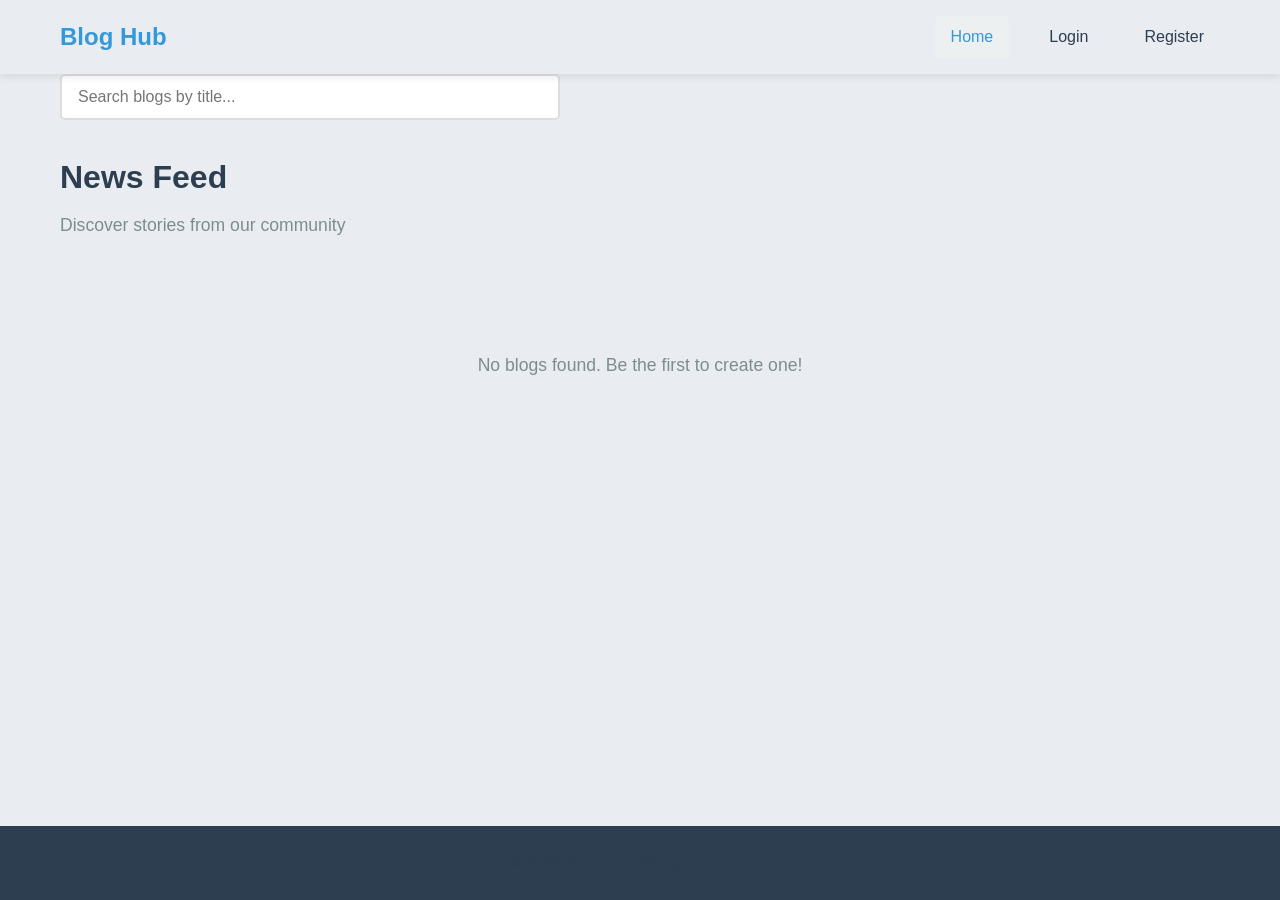
<file: index.html>
<!DOCTYPE html>
<html lang="en">
<head>
    <meta charset="UTF-8">
    <meta name="viewport" content="width=device-width, initial-scale=1.0">
    <title>Blog Hub - News Feed</title>
    <link rel="stylesheet" href="style.css">
</head>
<body>
    <!-- Navigation Bar -->
    <nav class="navbar">
        <div class="container">
            <div class="nav-brand">
                <h1>Blog Hub</h1>
            </div>
            <div class="nav-menu" id="navMenu">
                <a href="index.html" class="nav-link active">Home</a>
                <a href="create-blog.html" class="nav-link" id="createBlogLink" style="display: none;">Create Blog</a>
                <a href="dashboard.html" class="nav-link" id="dashboardLink" style="display: none;">My Blogs</a>
                <a href="login.html" class="nav-link" id="loginLink">Login</a>
                <a href="register.html" class="nav-link" id="registerLink">Register</a>
                <span class="nav-link" id="userName" style="display: none;"></span>
                <button class="btn btn-secondary" id="logoutBtn" style="display: none;">Logout</button>
            </div>
            <button class="nav-toggle" id="navToggle">
                <span></span>
                <span></span>
                <span></span>
            </button>
        </div>
    </nav>

    <!-- Main Content -->
    <main class="container">
        <!-- Search Bar -->
        <section class="search-section">
            <input type="text" id="searchInput" class="search-input" placeholder="Search blogs by title...">
        </section>

        <!-- News Feed Header -->
        <section class="feed-header">
            <h2> News Feed</h2>
            <p class="subtitle">Discover stories from our community</p>
        </section>

        <!-- Blogs Container -->
        <div id="blogsContainer" class="blogs-container">
            <!-- Blogs will be dynamically loaded here -->
            <div class="loading">Loading blogs...</div>
        </div>

        <!-- No Results Message -->
        <div id="noResults" class="no-results" style="display: none;">
            <p>No blogs found. Be the first to create one!</p>
        </div>
    </main>

    <!-- Footer -->
    <footer class="footer">
        <div class="container">
            <p>&copy; 2024 Blog Hub. All rights reserved.</p>
        </div>
    </footer>

    <script src="auth.js"></script>
    <script src="blog.js"></script>
    <script src="app.js"></script>
    <script>
        // Initialize page
        document.addEventListener('DOMContentLoaded', () => {
            app.initNavigation();
            blog.displayAllBlogs();
            
            // Search functionality
            const searchInput = document.getElementById('searchInput');
            searchInput.addEventListener('input', (e) => {
                blog.displayAllBlogs(e.target.value);
            });
        });
    </script>
</body>
</html>
</file>
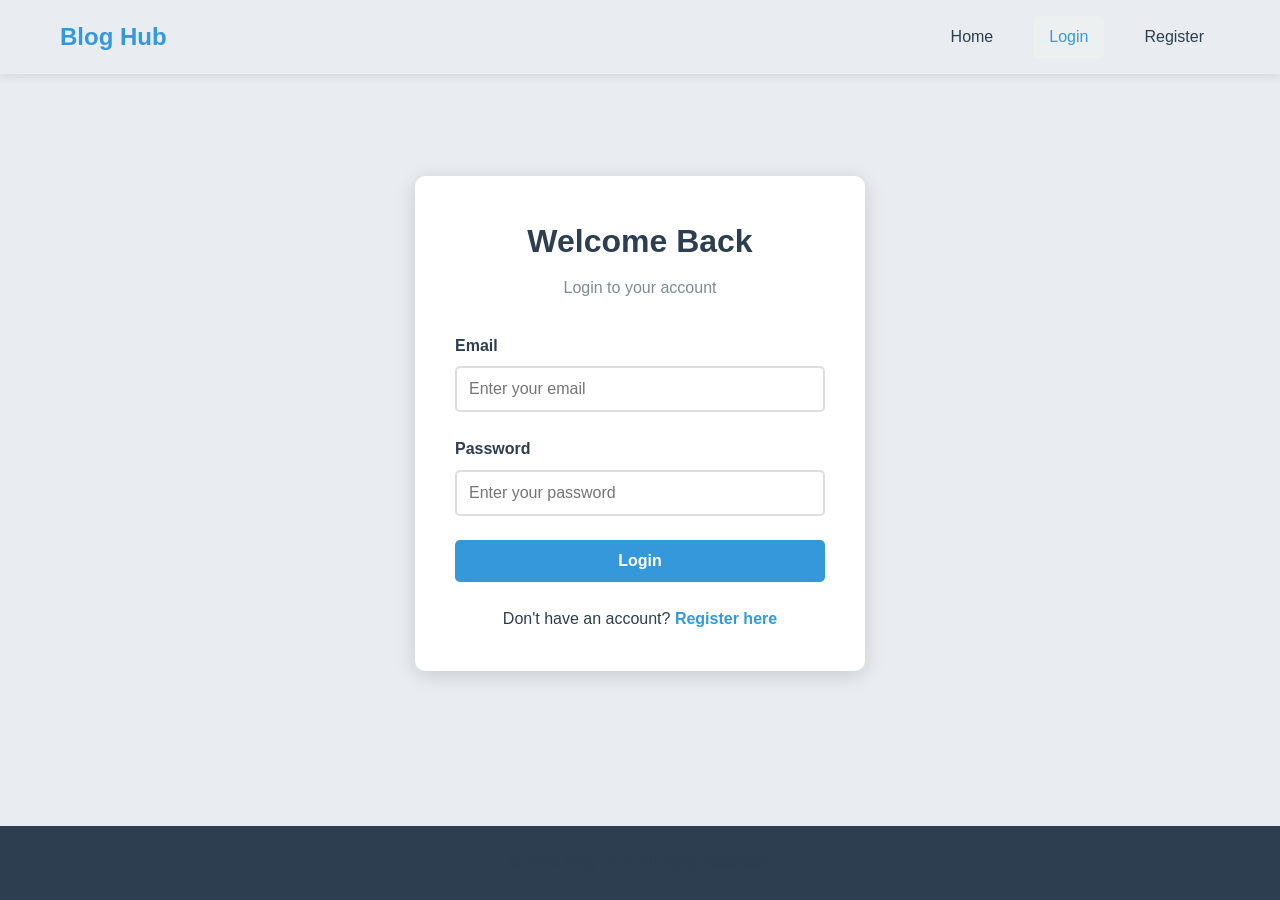
<file: create-blog.html>
<!DOCTYPE html>
<html lang="en">
<head>
    <meta charset="UTF-8">
    <meta name="viewport" content="width=device-width, initial-scale=1.0">
    <title>Create Blog - Blog Hub</title>
    <link rel="stylesheet" href="style.css">
</head>
<body>
    <!-- Navigation Bar -->
    <nav class="navbar">
        <div class="container">
            <div class="nav-brand">
                <h1>Blog Hub</h1>
            </div>
            <div class="nav-menu" id="navMenu">
                <a href="index.html" class="nav-link">Home</a>
                <a href="create-blog.html" class="nav-link active">Create Blog</a>
                <a href="dashboard.html" class="nav-link">My Blogs</a>
                <span class="nav-link" id="userName" style="display: none;"></span>
                <button class="btn btn-secondary" id="logoutBtn" style="display: none;">Logout</button>
            </div>
            <button class="nav-toggle" id="navToggle">
                <span></span>
                <span></span>
                <span></span>
            </button>
        </div>
    </nav>

    <!-- Main Content -->
    <main class="container">
        <div class="blog-form-container">
            <div class="blog-form-card">
                <h2>Create New Blog Post</h2>
                <p class="subtitle">Share your thoughts with the world</p>

                <form id="createBlogForm" class="blog-form">
                    <div class="form-group">
                        <label for="blogTitle">Title <span class="required">*</span></label>
                        <input type="text" id="blogTitle" class="form-control" required placeholder="Enter blog title">
                        <span class="error-message" id="blogTitleError"></span>
                    </div>

                    <div class="form-group">
                        <label for="blogContent">Content <span class="required">*</span></label>
                        <textarea id="blogContent" class="form-control" rows="12" required placeholder="Write your blog content here..."></textarea>
                        <div class="char-counter">
                            <span id="contentCharCount">0</span> / 10000 characters
                        </div>
                        <span class="error-message" id="blogContentError"></span>
                    </div>

                    <div class="form-group">
                        <label for="blogImageUrl">Image URL (Optional)</label>
                        <input type="url" id="blogImageUrl" class="form-control" placeholder="https://example.com/image.jpg">
                        <span class="form-hint">Enter a valid image URL</span>
                        <span class="error-message" id="blogImageUrlError"></span>
                    </div>

                    <div class="form-actions">
                        <button type="button" class="btn btn-secondary" onclick="window.location.href='index.html'">Cancel</button>
                        <button type="submit" class="btn btn-primary">Publish Blog</button>
                    </div>
                </form>
            </div>
        </div>
    </main>

    <!-- Footer -->
    <footer class="footer">
        <div class="container">
            <p>&copy; 2024 Blog Hub. All rights reserved.</p>
        </div>
    </footer>

    <script src="auth.js"></script>
    <script src="blog.js"></script>
    <script src="app.js"></script>
    <script>
        document.addEventListener('DOMContentLoaded', () => {
            // Check authentication
            if (!auth.isLoggedIn()) {
                alert('Please login to create a blog');
                window.location.href = 'login.html';
                return;
            }

            app.initNavigation();

            // Character counter for content
            const contentTextarea = document.getElementById('blogContent');
            const charCount = document.getElementById('contentCharCount');
            
            contentTextarea.addEventListener('input', () => {
                const count = contentTextarea.value.length;
                charCount.textContent = count;
                
                if (count > 10000) {
                    charCount.style.color = '#e74c3c';
                } else {
                    charCount.style.color = '#7f8c8d';
                }
            });

            // Form submission
            const createBlogForm = document.getElementById('createBlogForm');
            createBlogForm.addEventListener('submit', (e) => {
                e.preventDefault();
                
                const title = document.getElementById('blogTitle').value.trim();
                const content = document.getElementById('blogContent').value.trim();
                const imageUrl = document.getElementById('blogImageUrl').value.trim();
                
                // Get error elements
                const titleError = document.getElementById('blogTitleError');
                const contentError = document.getElementById('blogContentError');
                const imageUrlError = document.getElementById('blogImageUrlError');
                
                // Clear previous errors
                titleError.textContent = '';
                contentError.textContent = '';
                imageUrlError.textContent = '';
                
                // Validation
                let isValid = true;
                
                if (!title) {
                    titleError.textContent = 'Title is required';
                    isValid = false;
                } else if (title.length < 3) {
                    titleError.textContent = 'Title must be at least 3 characters';
                    isValid = false;
                } else if (title.length > 200) {
                    titleError.textContent = 'Title must be less than 200 characters';
                    isValid = false;
                }
                
                if (!content) {
                    contentError.textContent = 'Content is required';
                    isValid = false;
                } else if (content.length < 50) {
                    contentError.textContent = 'Content must be at least 50 characters';
                    isValid = false;
                } else if (content.length > 10000) {
                    contentError.textContent = 'Content must be less than 10000 characters';
                    isValid = false;
                }
                
                if (imageUrl && !isValidUrl(imageUrl)) {
                    imageUrlError.textContent = 'Please enter a valid URL';
                    isValid = false;
                }
                
                if (isValid) {
                    const result = blog.createBlog(title, content, imageUrl);
                    if (result.success) {
                        alert('Blog created successfully!');
                        window.location.href = 'index.html';
                    } else {
                        alert('Error: ' + result.message);
                    }
                }
            });

            function isValidUrl(string) {
                try {
                    new URL(string);
                    return true;
                } catch (_) {
                    return false;
                }
            }
        });
    </script>
</body>
</html>
</file>
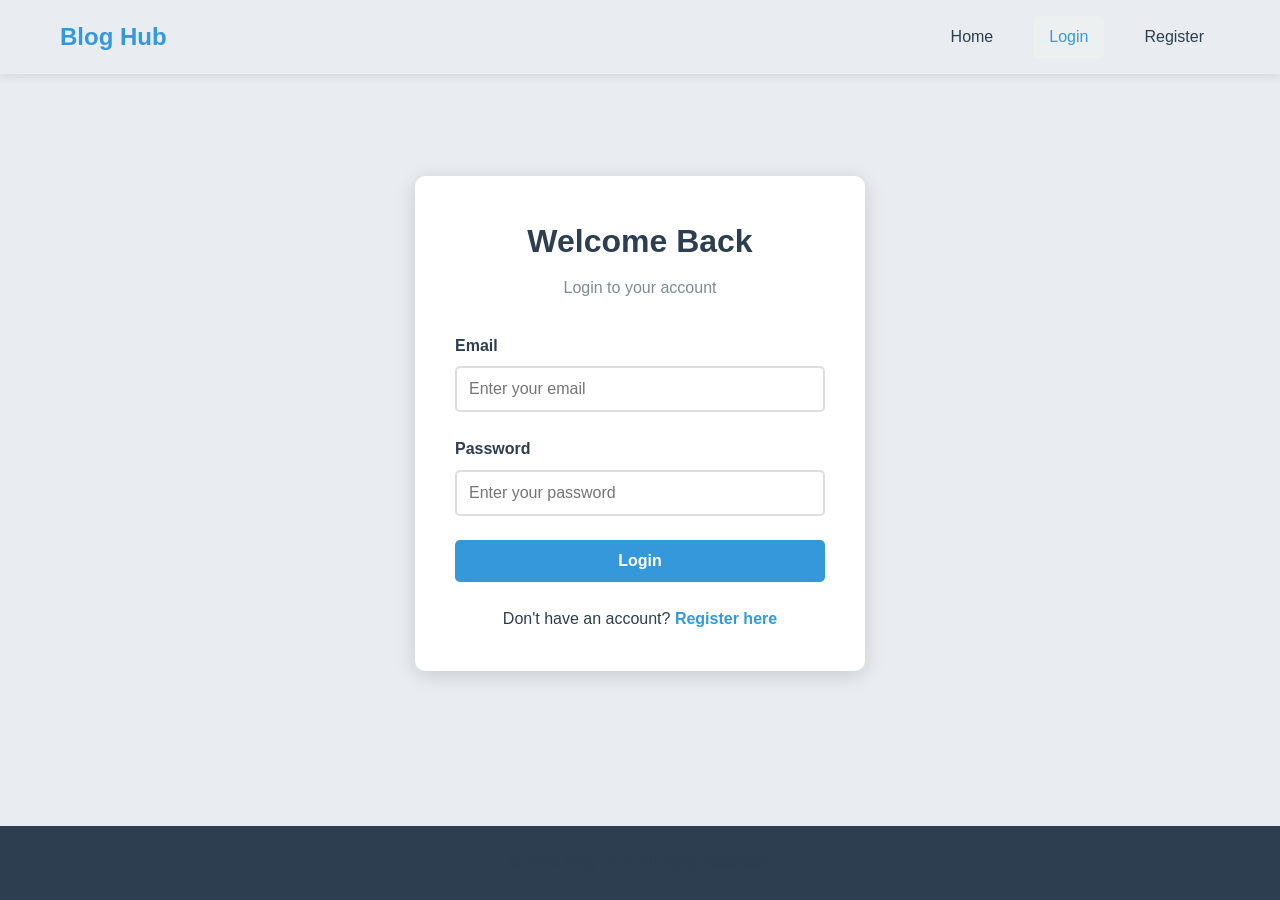
<file: dashboard.html>
<!DOCTYPE html>
<html lang="en">
<head>
    <meta charset="UTF-8">
    <meta name="viewport" content="width=device-width, initial-scale=1.0">
    <title>My Blogs - Blog Hub</title>
    <link rel="stylesheet" href="style.css">
</head>
<body>
    <!-- Navigation Bar -->
    <nav class="navbar">
        <div class="container">
            <div class="nav-brand">
                <h1>Blog Hub</h1>
            </div>
            <div class="nav-menu" id="navMenu">
                <a href="index.html" class="nav-link">Home</a>
                <a href="create-blog.html" class="nav-link">Create Blog</a>
                <a href="dashboard.html" class="nav-link active">My Blogs</a>
                <span class="nav-link" id="userName" style="display: none;"></span>
                <button class="btn btn-secondary" id="logoutBtn" style="display: none;">Logout</button>
            </div>
            <button class="nav-toggle" id="navToggle">
                <span></span>
                <span></span>
                <span></span>
            </button>
        </div>
    </nav>

    <!-- Main Content -->
    <main class="container">
        <section class="feed-header">
            <h2>My Blogs</h2>
            <p class="subtitle">Manage your blog posts</p>
        </section>

        <!-- User's Blogs Container -->
        <div id="myBlogsContainer" class="blogs-container">
            <!-- User's blogs will be dynamically loaded here -->
            <div class="loading">Loading your blogs...</div>
        </div>

        <!-- No Blogs Message -->
        <div id="noBlogsMessage" class="no-results" style="display: none;">
            <p>You haven't created any blogs yet.</p>
            <a href="create-blog.html" class="btn btn-primary">Create Your First Blog</a>
        </div>
    </main>

    <!-- Footer -->
    <footer class="footer">
        <div class="container">
            <p>&copy; 2024 Blog Hub. All rights reserved.</p>
        </div>
    </footer>

    <script src="auth.js"></script>
    <script src="blog.js"></script>
    <script src="app.js"></script>
    <script>
        document.addEventListener('DOMContentLoaded', () => {
            // Check authentication
            if (!auth.isLoggedIn()) {
                alert('Please login to view your blogs');
                window.location.href = 'login.html';
                return;
            }

            app.initNavigation();
            blog.displayUserBlogs();
        });
    </script>
</body>
</html>
</file>
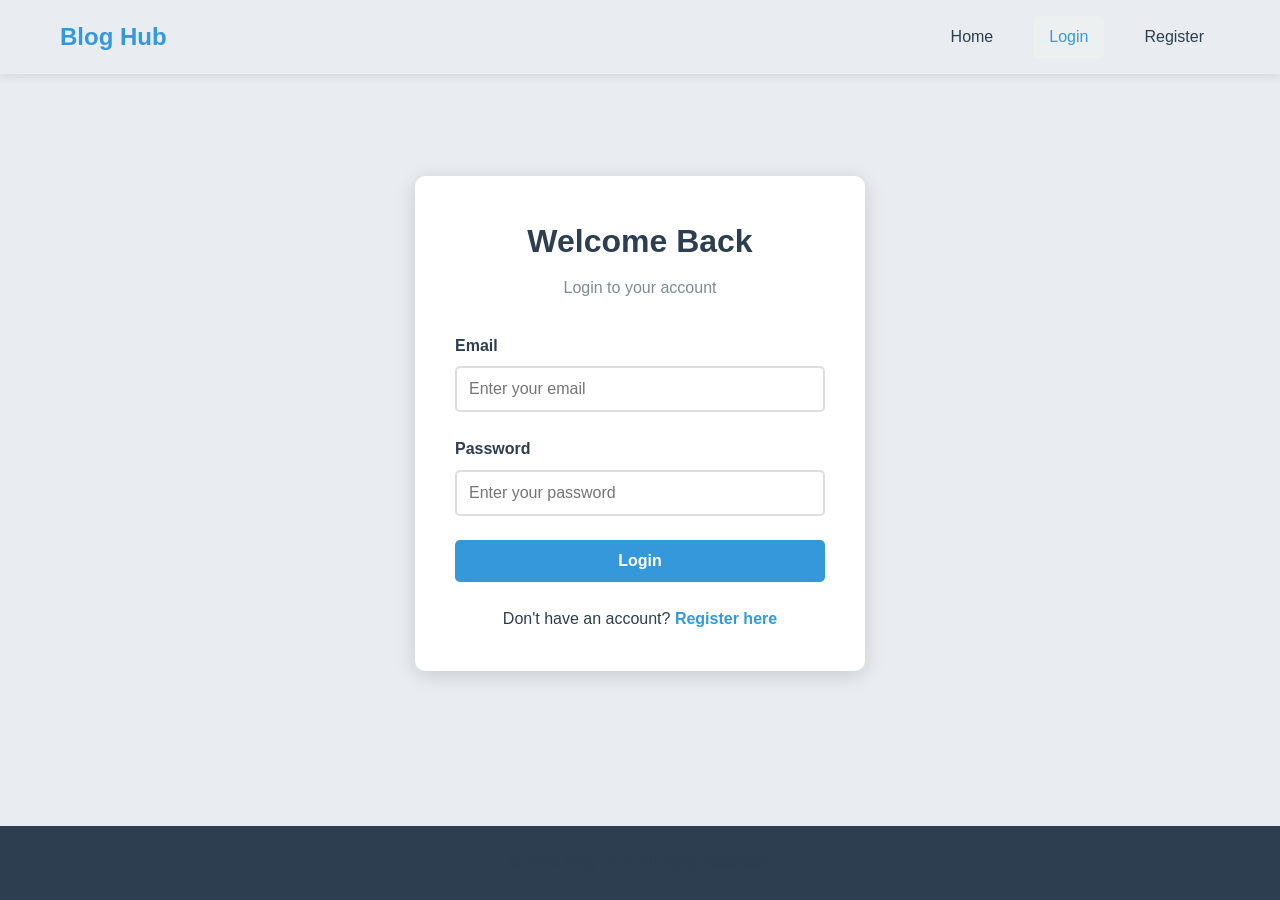
<file: login.html>
<!DOCTYPE html>
<html lang="en">
<head>
    <meta charset="UTF-8">
    <meta name="viewport" content="width=device-width, initial-scale=1.0">
    <title>Login - Blog Hub</title>
    <link rel="stylesheet" href="style.css">
</head>
<body>
    <!-- Navigation Bar -->
    <nav class="navbar">
        <div class="container">
            <div class="nav-brand">
                <h1>Blog Hub</h1>
            </div>
            <div class="nav-menu">
                <a href="index.html" class="nav-link">Home</a>
                <a href="login.html" class="nav-link active">Login</a>
                <a href="register.html" class="nav-link">Register</a>
            </div>
        </div>
    </nav>

    <!-- Main Content -->
    <main class="container">
        <div class="auth-container">
            <div class="auth-card">
                <h2>Welcome Back</h2>
                <p class="auth-subtitle">Login to your account</p>

                <form id="loginForm" class="auth-form">
                    <div class="form-group">
                        <label for="loginEmail">Email</label>
                        <input type="email" id="loginEmail" class="form-control" required placeholder="Enter your email">
                        <span class="error-message" id="loginEmailError"></span>
                    </div>

                    <div class="form-group">
                        <label for="loginPassword">Password</label>
                        <input type="password" id="loginPassword" class="form-control" required placeholder="Enter your password">
                        <span class="error-message" id="loginPasswordError"></span>
                    </div>

                    <div class="form-group">
                        <button type="submit" class="btn btn-primary btn-block">Login</button>
                    </div>

                    <div class="auth-footer">
                        <p>Don't have an account? <a href="register.html">Register here</a></p>
                    </div>
                </form>
            </div>
        </div>
    </main>

    <!-- Footer -->
    <footer class="footer">
        <div class="container">
            <p>&copy; 2024 Blog Hub. All rights reserved.</p>
        </div>
    </footer>

    <script src="auth.js"></script>
    <script src="app.js"></script>
    <script>
        document.addEventListener('DOMContentLoaded', () => {
            const loginForm = document.getElementById('loginForm');
            
            loginForm.addEventListener('submit', (e) => {
                e.preventDefault();
                
                const email = document.getElementById('loginEmail').value.trim();
                const password = document.getElementById('loginPassword').value;
                const emailError = document.getElementById('loginEmailError');
                const passwordError = document.getElementById('loginPasswordError');
                
                // Clear previous errors
                emailError.textContent = '';
                passwordError.textContent = '';
                
                // Validation
                let isValid = true;
                
                if (!email) {
                    emailError.textContent = 'Email is required';
                    isValid = false;
                } else if (!/\S+@\S+\.\S+/.test(email)) {
                    emailError.textContent = 'Please enter a valid email';
                    isValid = false;
                }
                
                if (!password) {
                    passwordError.textContent = 'Password is required';
                    isValid = false;
                } else if (password.length < 6) {
                    passwordError.textContent = 'Password must be at least 6 characters';
                    isValid = false;
                }
                
                if (isValid) {
                    const result = auth.login(email, password);
                    if (result.success) {
                        window.location.href = 'index.html';
                    } else {
                        emailError.textContent = result.message;
                    }
                }
            });
        });
    </script>
</body>
</html>
</file>
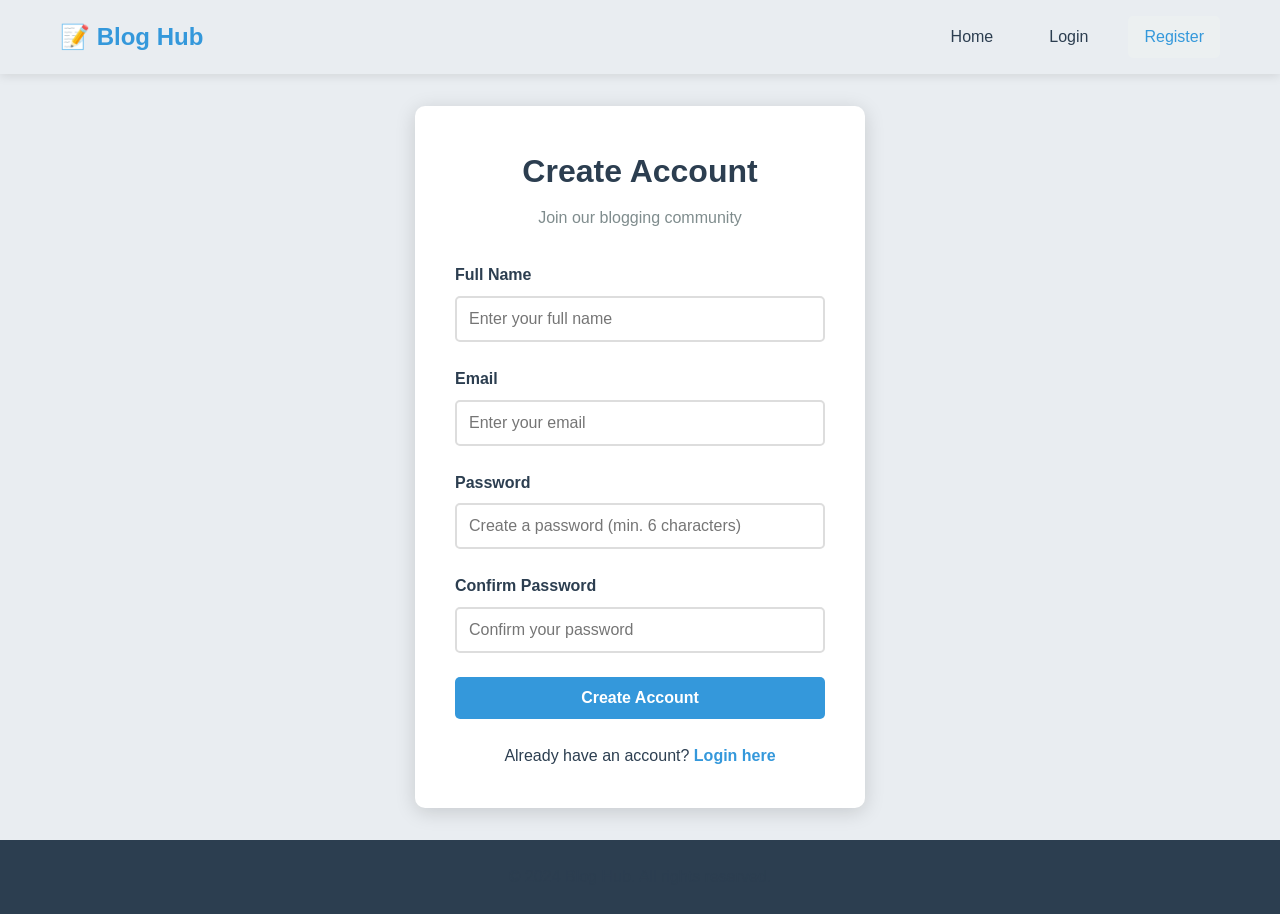
<file: register.html>
<!DOCTYPE html>
<html lang="en">
<head>
    <meta charset="UTF-8">
    <meta name="viewport" content="width=device-width, initial-scale=1.0">
    <title>Register - Blog Hub</title>
    <link rel="stylesheet" href="style.css">
</head>
<body>
    <!-- Navigation Bar -->
    <nav class="navbar">
        <div class="container">
            <div class="nav-brand">
                <h1>📝 Blog Hub</h1>
            </div>
            <div class="nav-menu">
                <a href="index.html" class="nav-link">Home</a>
                <a href="login.html" class="nav-link">Login</a>
                <a href="register.html" class="nav-link active">Register</a>
            </div>
        </div>
    </nav>

    <!-- Main Content -->
    <main class="container">
        <div class="auth-container">
            <div class="auth-card">
                <h2>Create Account</h2>
                <p class="auth-subtitle">Join our blogging community</p>

                <form id="registerForm" class="auth-form">
                    <div class="form-group">
                        <label for="registerName">Full Name</label>
                        <input type="text" id="registerName" class="form-control" required placeholder="Enter your full name">
                        <span class="error-message" id="registerNameError"></span>
                    </div>

                    <div class="form-group">
                        <label for="registerEmail">Email</label>
                        <input type="email" id="registerEmail" class="form-control" required placeholder="Enter your email">
                        <span class="error-message" id="registerEmailError"></span>
                    </div>

                    <div class="form-group">
                        <label for="registerPassword">Password</label>
                        <input type="password" id="registerPassword" class="form-control" required placeholder="Create a password (min. 6 characters)">
                        <span class="error-message" id="registerPasswordError"></span>
                    </div>

                    <div class="form-group">
                        <label for="registerConfirmPassword">Confirm Password</label>
                        <input type="password" id="registerConfirmPassword" class="form-control" required placeholder="Confirm your password">
                        <span class="error-message" id="registerConfirmPasswordError"></span>
                    </div>

                    <div class="form-group">
                        <button type="submit" class="btn btn-primary btn-block">Create Account</button>
                    </div>

                    <div class="auth-footer">
                        <p>Already have an account? <a href="login.html">Login here</a></p>
                    </div>
                </form>
            </div>
        </div>
    </main>

    <!-- Footer -->
    <footer class="footer">
        <div class="container">
            <p>&copy; 2024 Blog Hub. All rights reserved.</p>
        </div>
    </footer>

    <script src="auth.js"></script>
    <script src="app.js"></script>
    <script>
        document.addEventListener('DOMContentLoaded', () => {
            const registerForm = document.getElementById('registerForm');
            
            registerForm.addEventListener('submit', (e) => {
                e.preventDefault();
                
                const name = document.getElementById('registerName').value.trim();
                const email = document.getElementById('registerEmail').value.trim();
                const password = document.getElementById('registerPassword').value;
                const confirmPassword = document.getElementById('registerConfirmPassword').value;
                
                // Get error elements
                const nameError = document.getElementById('registerNameError');
                const emailError = document.getElementById('registerEmailError');
                const passwordError = document.getElementById('registerPasswordError');
                const confirmPasswordError = document.getElementById('registerConfirmPasswordError');
                
                // Clear previous errors
                nameError.textContent = '';
                emailError.textContent = '';
                passwordError.textContent = '';
                confirmPasswordError.textContent = '';
                
                // Validation
                let isValid = true;
                
                if (!name) {
                    nameError.textContent = 'Name is required';
                    isValid = false;
                } else if (name.length < 2) {
                    nameError.textContent = 'Name must be at least 2 characters';
                    isValid = false;
                }
                
                if (!email) {
                    emailError.textContent = 'Email is required';
                    isValid = false;
                } else if (!/\S+@\S+\.\S+/.test(email)) {
                    emailError.textContent = 'Please enter a valid email';
                    isValid = false;
                }
                
                if (!password) {
                    passwordError.textContent = 'Password is required';
                    isValid = false;
                } else if (password.length < 6) {
                    passwordError.textContent = 'Password must be at least 6 characters';
                    isValid = false;
                }
                
                if (!confirmPassword) {
                    confirmPasswordError.textContent = 'Please confirm your password';
                    isValid = false;
                } else if (password !== confirmPassword) {
                    confirmPasswordError.textContent = 'Passwords do not match';
                    isValid = false;
                }
                
                if (isValid) {
                    const result = auth.register(name, email, password);
                    if (result.success) {
                        alert('Account created successfully! Redirecting to login...');
                        window.location.href = 'login.html';
                    } else {
                        emailError.textContent = result.message;
                    }
                }
            });
        });
    </script>
</body>
</html>
</file>
<file: style.css>
/* ==================== CSS Reset & Base Styles ==================== */
* {
    margin: 0;
    padding: 0;
    box-sizing: border-box;
}

:root {
    --primary-color: #3498db;
    --primary-dark: #2980b9;
    --secondary-color: #95a5a6;
    --success-color: #27ae60;
    --danger-color: #e74c3c;
    --warning-color: #f39c12;
    --dark-color: #2c3e50;
    --light-color: #ecf0f1;
    --white: #ffffff;
    --text-dark: #2c3e50;
    --text-light: #7f8c8d;
    --border-color: #ddd;
    --shadow: 0 2px 10px rgba(0, 0, 0, 0.1);
    --shadow-hover: 0 4px 20px rgba(0, 0, 0, 0.15);
    --transition: all 0.3s ease;
}

body {
    font-family: 'Segoe UI', Tahoma, Geneva, Verdana, sans-serif;
    line-height: 1.6;
    color: var(--text-dark);
    background-color: #e9edf1;
    min-height: 100vh;
    display: flex;
    flex-direction: column;
}

.container {
    max-width: 1200px;
    margin: 0 auto;
    padding: 0 20px;
    width: 100%;
}

/* ==================== Navigation Bar ==================== */
.navbar {
    background-color: var(rgb(20, 20, 66));
    box-shadow: var(--shadow);
    position: sticky;
    top: 0;
    z-index: 1000;
    padding: 1rem 0;
}

.navbar .container {
    display: flex;
    justify-content: space-between;
    align-items: center;
}

.nav-brand h1 {
    font-size: 1.5rem;
    color: var(--primary-color);
    cursor: pointer;
}

.nav-menu {
    display: flex;
    align-items: center;
    gap: 1.5rem;
    flex-wrap: wrap;
}

.nav-link {
    text-decoration: none;
    color: var(--text-dark);
    font-weight: 500;
    padding: 0.5rem 1rem;
    border-radius: 5px;
    transition: var(--transition);
}

.nav-link:hover,
.nav-link.active {
    color: var(--primary-color);
    background-color: var(--light-color);
}

#userName {
    color: var(--primary-color);
    font-weight: 600;
}

.nav-toggle {
    display: none;
    flex-direction: column;
    background: none;
    border: none;
    cursor: pointer;
    padding: 0.5rem;
}

.nav-toggle span {
    width: 25px;
    height: 3px;
    background-color: var(--text-dark);
    margin: 3px 0;
    transition: var(--transition);
}

/* ==================== Buttons ==================== */
.btn {
    padding: 0.75rem 1.5rem;
    border: none;
    border-radius: 5px;
    font-size: 1rem;
    font-weight: 600;
    cursor: pointer;
    transition: var(--transition);
    text-decoration: none;
    display: inline-block;
    text-align: center;
}

.btn-primary {
    background-color: var(--primary-color);
    color: var(--white);
}

.btn-primary:hover {
    background-color: var(--primary-dark);
    transform: translateY(-2px);
    box-shadow: var(--shadow-hover);
}

.btn-secondary {
    background-color: var(--secondary-color);
    color: var(--white);
}

.btn-secondary:hover {
    background-color: #7f8c8d;
}

.btn-danger {
    background-color: var(--danger-color);
    color: var(--white);
}

.btn-danger:hover {
    background-color: #c0392b;
}

.btn-success {
    background-color: var(--success-color);
    color: var(--white);
}

.btn-success:hover {
    background-color: #229954;
}

.btn-block {
    width: 100%;
}

.btn-small {
    padding: 0.5rem 1rem;
    font-size: 0.9rem;
}

/* ==================== Main Content ==================== */
main {
    flex: 1;
    padding: 2rem 0;
}

/* ==================== Search Section ==================== */
.search-section {
    margin-bottom: 2rem;
}

.search-input {
    width: 100%;
    max-width: 500px;
    padding: 0.75rem 1rem;
    border: 2px solid var(--border-color);
    border-radius: 5px;
    font-size: 1rem;
    transition: var(--transition);
}

.search-input:focus {
    outline: none;
    border-color: var(--primary-color);
    box-shadow: 0 0 0 3px rgba(52, 152, 219, 0.1);
}

/* ==================== Feed Header ==================== */
.feed-header {
    margin-bottom: 2rem;
}

.feed-header h2 {
    font-size: 2rem;
    color: var(--text-dark);
    margin-bottom: 0.5rem;
}

.subtitle {
    color: var(--text-light);
    font-size: 1.1rem;
}

/* ==================== Blogs Container ==================== */
.blogs-container {
    display: grid;
    grid-template-columns: repeat(auto-fill, minmax(350px, 1fr));
    gap: 2rem;
    margin-bottom: 2rem;
}

.blog-card {
    background-color: var(--white);
    border-radius: 10px;
    overflow: hidden;
    box-shadow: var(--shadow);
    transition: var(--transition);
    display: flex;
    flex-direction: column;
}

.blog-card:hover {
    transform: translateY(-5px);
    box-shadow: var(--shadow-hover);
}

.blog-image {
    width: 100%;
    height: 200px;
    object-fit: cover;
    background-color: var(--light-color);
}

.blog-content {
    padding: 1.5rem;
    flex: 1;
    display: flex;
    flex-direction: column;
}

.blog-title {
    font-size: 1.5rem;
    color: var(--text-dark);
    margin-bottom: 0.75rem;
    font-weight: 700;
}

.blog-meta {
    display: flex;
    align-items: center;
    gap: 1rem;
    margin-bottom: 1rem;
    font-size: 0.9rem;
    color: var(--text-light);
}

.blog-meta span {
    display: flex;
    align-items: center;
    gap: 0.25rem;
}

.blog-preview {
    color: var(--text-light);
    line-height: 1.7;
    margin-bottom: 1rem;
    flex: 1;
    display: -webkit-box;
    -webkit-line-clamp: 4;
    -webkit-box-orient: vertical;
    overflow: hidden;
}

.blog-actions {
    display: flex;
    gap: 0.5rem;
    margin-top: auto;
    padding-top: 1rem;
    border-top: 1px solid var(--border-color);
}

.blog-actions .btn {
    flex: 1;
}

/* ==================== Authentication Pages ==================== */
.auth-container {
    display: flex;
    justify-content: center;
    align-items: center;
    min-height: calc(100vh - 200px);
    padding: 2rem 0;
}

.auth-card {
    background-color: var(--white);
    padding: 2.5rem;
    border-radius: 10px;
    box-shadow: var(--shadow-hover);
    width: 100%;
    max-width: 450px;
}

.auth-card h2 {
    text-align: center;
    color: var(--text-dark);
    margin-bottom: 0.5rem;
    font-size: 2rem;
}

.auth-subtitle {
    text-align: center;
    color: var(--text-light);
    margin-bottom: 2rem;
}

.auth-form {
    margin-top: 1.5rem;
}

.form-group {
    margin-bottom: 1.5rem;
}

.form-group label {
    display: block;
    margin-bottom: 0.5rem;
    color: var(--text-dark);
    font-weight: 600;
}

.required {
    color: var(--danger-color);
}

.form-control {
    width: 100%;
    padding: 0.75rem;
    border: 2px solid var(--border-color);
    border-radius: 5px;
    font-size: 1rem;
    font-family: inherit;
    transition: var(--transition);
}

.form-control:focus {
    outline: none;
    border-color: var(--primary-color);
    box-shadow: 0 0 0 3px rgba(52, 152, 219, 0.1);
}

textarea.form-control {
    resize: vertical;
    min-height: 150px;
}

.error-message {
    display: block;
    color: var(--danger-color);
    font-size: 0.875rem;
    margin-top: 0.5rem;
}

.form-hint {
    display: block;
    color: var(--text-light);
    font-size: 0.875rem;
    margin-top: 0.5rem;
}

.char-counter {
    text-align: right;
    color: var(--text-light);
    font-size: 0.875rem;
    margin-top: 0.5rem;
}

.auth-footer {
    text-align: center;
    margin-top: 1.5rem;
}

.auth-footer a {
    color: var(--primary-color);
    text-decoration: none;
    font-weight: 600;
}

.auth-footer a:hover {
    text-decoration: underline;
}

/* ==================== Blog Form ==================== */
.blog-form-container {
    max-width: 800px;
    margin: 0 auto;
}

.blog-form-card {
    background-color: var(--dark-color);
    padding: 2.5rem;
    border-radius: 10px;
    box-shadow: var(--shadow);
}

.blog-form-card h2 {
    color: var(--text-dark);
    margin-bottom: 0.5rem;
}

.form-actions {
    display: flex;
    gap: 1rem;
    justify-content: flex-end;
    margin-top: 2rem;
}

/* ==================== Utilities ==================== */
.loading {
    text-align: center;
    padding: 3rem;
    color: var(--text-light);
    font-size: 1.1rem;
}

.no-results {
    text-align: center;
    padding: 3rem;
    color: var(--text-light);
}

.no-results p {
    margin-bottom: 1rem;
    font-size: 1.1rem;
}

/* ==================== Footer ==================== */
.footer {
    background-color: var(--dark-color);
    color: var(--text-dark);
    text-align: center;
    padding: 1.5rem 0;
    margin-top: auto;
}

.footer p {
    margin: 0;
}

/* ==================== Modal (for Delete Confirmation) ==================== */
.modal {
    display: none;
    position: fixed;
    z-index: 2000;
    left: 0;
    top: 0;
    width: 100%;
    height: 100%;
    background-color: rgba(0, 0, 0, 0.5);
    justify-content: center;
    align-items: center;
}

.modal.active {
    display: flex;
}

.modal-content {
    background-color: var(--dark-color);
    padding: 2rem;
    border-radius: 10px;
    max-width: 400px;
    width: 90%;
    box-shadow: var(--shadow-hover);
}

.modal-content h3 {
    margin-bottom: 1rem;
    color: var(--text-dark);
}

.modal-content p {
    margin-bottom: 1.5rem;
    color: var(--text-light);
}

.modal-actions {
    display: flex;
    gap: 1rem;
    justify-content: flex-end;
}

/* ==================== Responsive Design ==================== */
@media (max-width: 768px) {
    .nav-menu {
        position: fixed;
        left: -100%;
        top: 70px;
        flex-direction: column;
        background-color: var(--White);
        width: 100%;
        text-align: center;
        transition: var(--transition);
        box-shadow: var(--shadow);
        padding: 2rem 0;
        gap: 0;
    }

    .nav-menu.active {
        left: 0;
    }

    .nav-menu .nav-link,
    .nav-menu .btn {
        width: 100%;
        padding: 1rem;
        border-radius: 0;
    }

    .nav-toggle {
        display: flex;
    }

    .blogs-container {
        grid-template-columns: 1fr;
        gap: 1.5rem;
    }

    .auth-card {
        padding: 1.5rem;
    }

    .blog-form-card {
        padding: 1.5rem;
    }

    .form-actions {
        flex-direction: column;
    }

    .form-actions .btn {
        width: 100%;
    }

    .feed-header h2 {
        font-size: 1.5rem;
    }

    .container {
        padding: 0 15px;
    }
}

@media (max-width: 480px) {
    .nav-brand h1 {
        font-size: 1.2rem;
    }

    .blog-card {
        border-radius: 5px;
    }

    .blog-title {
        font-size: 1.2rem;
    }

    .auth-card h2 {
        font-size: 1.5rem;
    }

    main {
        padding: 1rem 0;
    }
}
</file>
